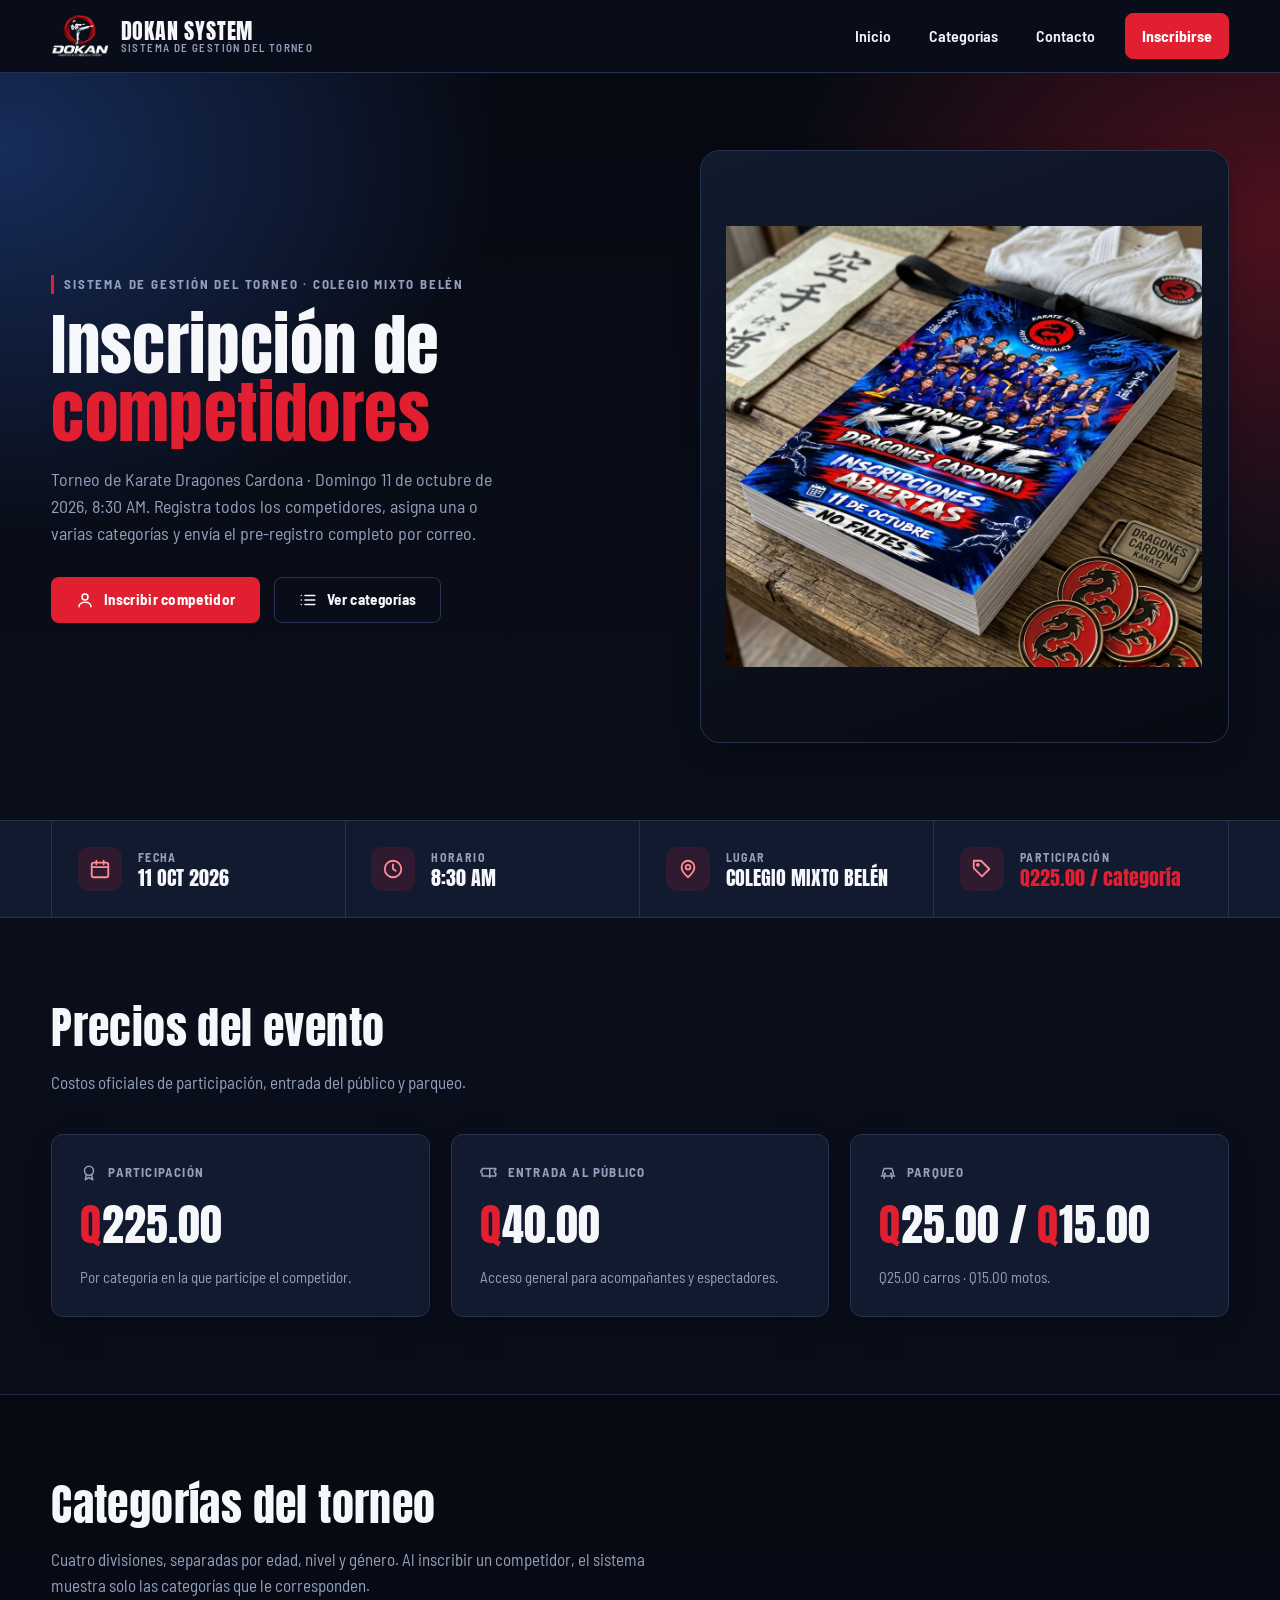
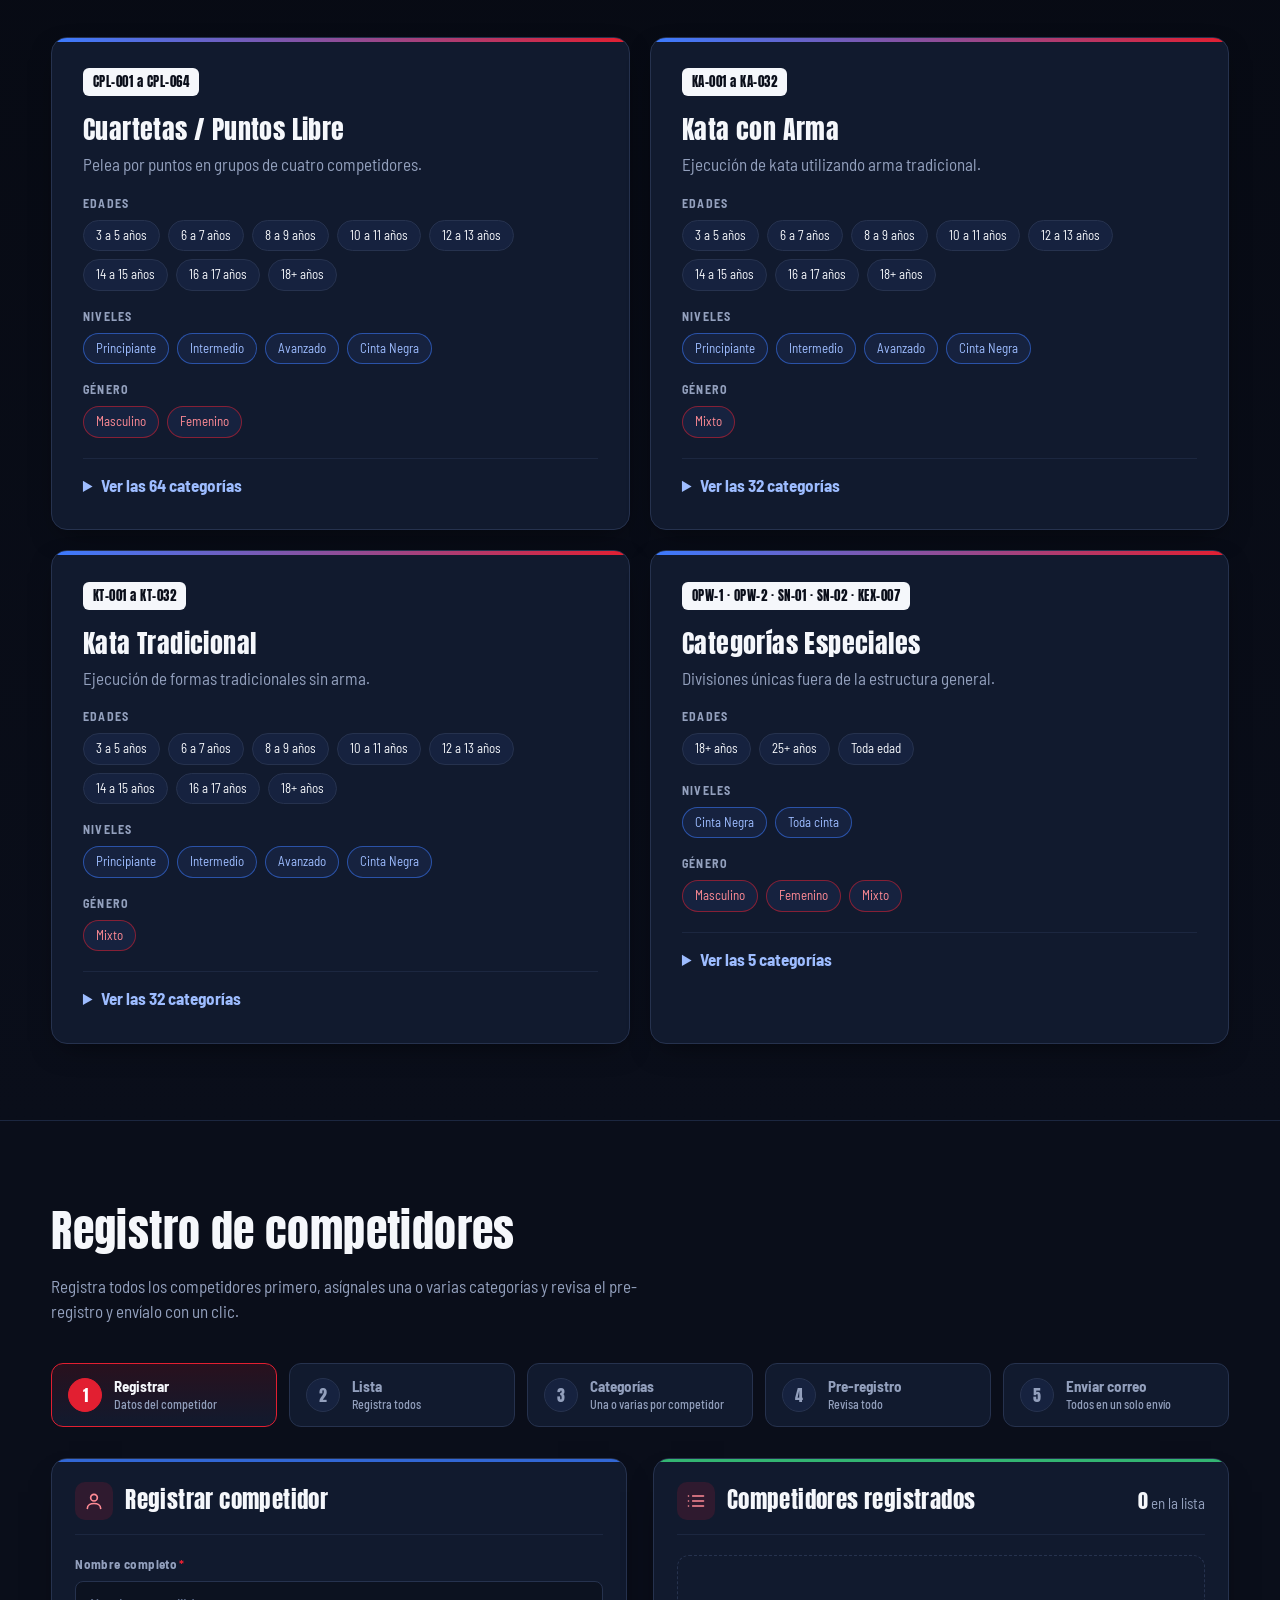
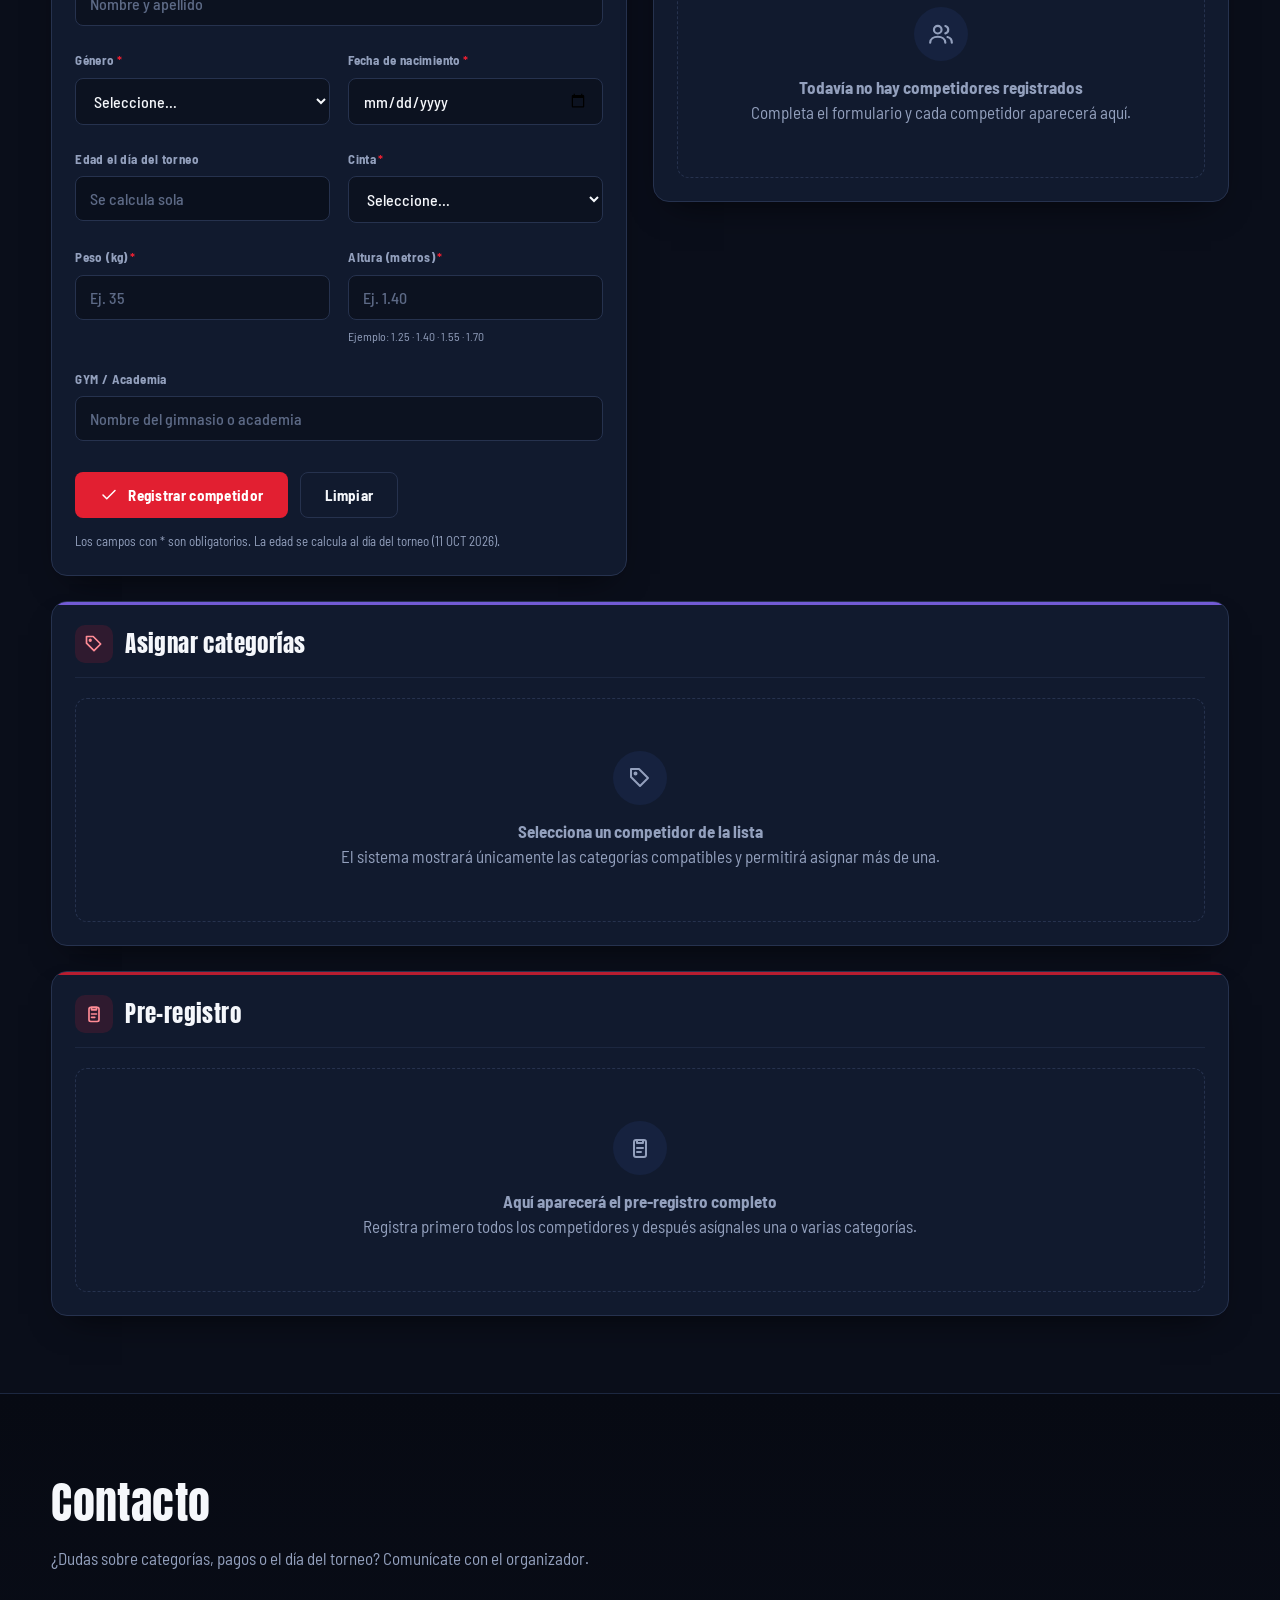
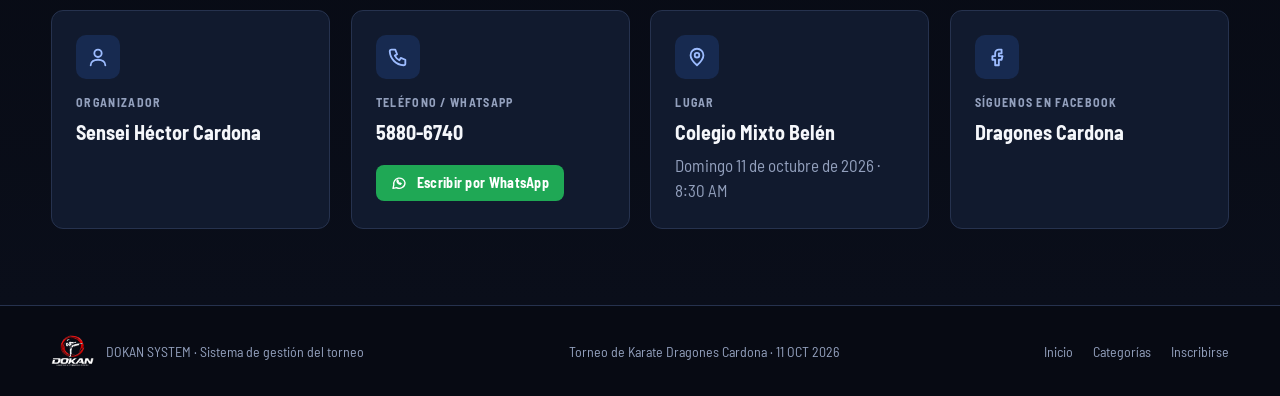
<file: index.html>
<!DOCTYPE html>
<html lang="es">
<head>
<meta charset="UTF-8">
<meta name="viewport" content="width=device-width, initial-scale=1.0">
<title>DOKAN SYSTEM — Inscripción Torneo de Karate Dragones Cardona</title>
<meta name="description" content="Sistema de inscripción del Torneo de Karate Dragones Cardona, 11 de octubre de 2026, Colegio Mixto Belén.">
<link rel="icon" href="assets/LOGIN_LOGO.png">
<link rel="preconnect" href="https://fonts.googleapis.com">
<link rel="preconnect" href="https://fonts.gstatic.com" crossorigin>
<link href="https://fonts.googleapis.com/css2?family=Anton&family=Barlow+Semi+Condensed:wght@400;500;600;700&display=swap" rel="stylesheet">
<link rel="stylesheet" href="css/base.css">
<link rel="stylesheet" href="css/layout.css">
<link rel="stylesheet" href="css/components.css">
</head>
<body data-page="index">
<noscript><p style="padding:24px;text-align:center">Esta página necesita JavaScript activado para funcionar.</p></noscript>

<div id="app-header"></div>

<main>
  <div id="app-hero"></div>
  <div id="app-info"></div>

  <section class="section" id="precios"><div class="wrap" id="app-precios"></div></section>

  <section class="section alt" id="categorias"><div class="wrap" id="app-categorias"></div></section>

  <section class="section" id="inscripcion">
    <div class="wrap">
      <div class="section-head">
        <h2>Registro de competidores</h2>
        <p>Registra todos los competidores primero, asígnales una o varias categorías y revisa el pre-registro y envíalo con un clic.</p>
      </div>
      <div id="app-flow"></div>
      <div class="workflow-grid" id="asignacion">
        <div class="workflow-block" id="bloque-registro"><div id="app-form"></div></div>
        <div class="workflow-block" id="bloque-lista"><div id="app-list"></div></div>
        <div class="workflow-block" id="bloque-categorias"><div id="app-selector"></div></div>
        <div class="workflow-block" id="bloque-preregistro"><div id="app-review"></div></div>
      </div>
    </div>
  </section>

  <section class="section alt" id="contacto"><div class="wrap" id="app-contacto"></div></section>
</main>

<div id="app-footer"></div>

<script src="js/config.js"></script>
<script src="js/data/categories.js"></script>
<script src="js/types/competitor.js"></script>
<script src="js/utils/dom.js"></script>
<script src="js/utils/storage.js"></script>
<script src="js/utils/categoryFilter.js"></script>
<script src="js/utils/validation.js"></script>
<script src="js/utils/whatsapp.js"></script>
<script src="js/utils/email.js"></script>
<script src="js/store.js"></script>
<script src="js/components/Header.js"></script>
<script src="js/components/Hero.js"></script>
<script src="js/components/EventInfo.js"></script>
<script src="js/components/CategoryCard.js"></script>
<script src="js/components/CategoriesSection.js"></script>
<script src="js/components/FlowSteps.js"></script>
<script src="js/components/RegistrationForm.js"></script>
<script src="js/components/CompetitorList.js"></script>
<script src="js/components/CategorySelector.js"></script>
<script src="js/components/WhatsAppButton.js"></script>
<script src="js/components/EmailButton.js"></script>
<script src="js/components/ReviewPanel.js"></script>
<script src="js/components/Contact.js"></script>
<script src="js/components/Footer.js"></script>
<script src="js/app.js"></script>
</body>
</html>
</file>
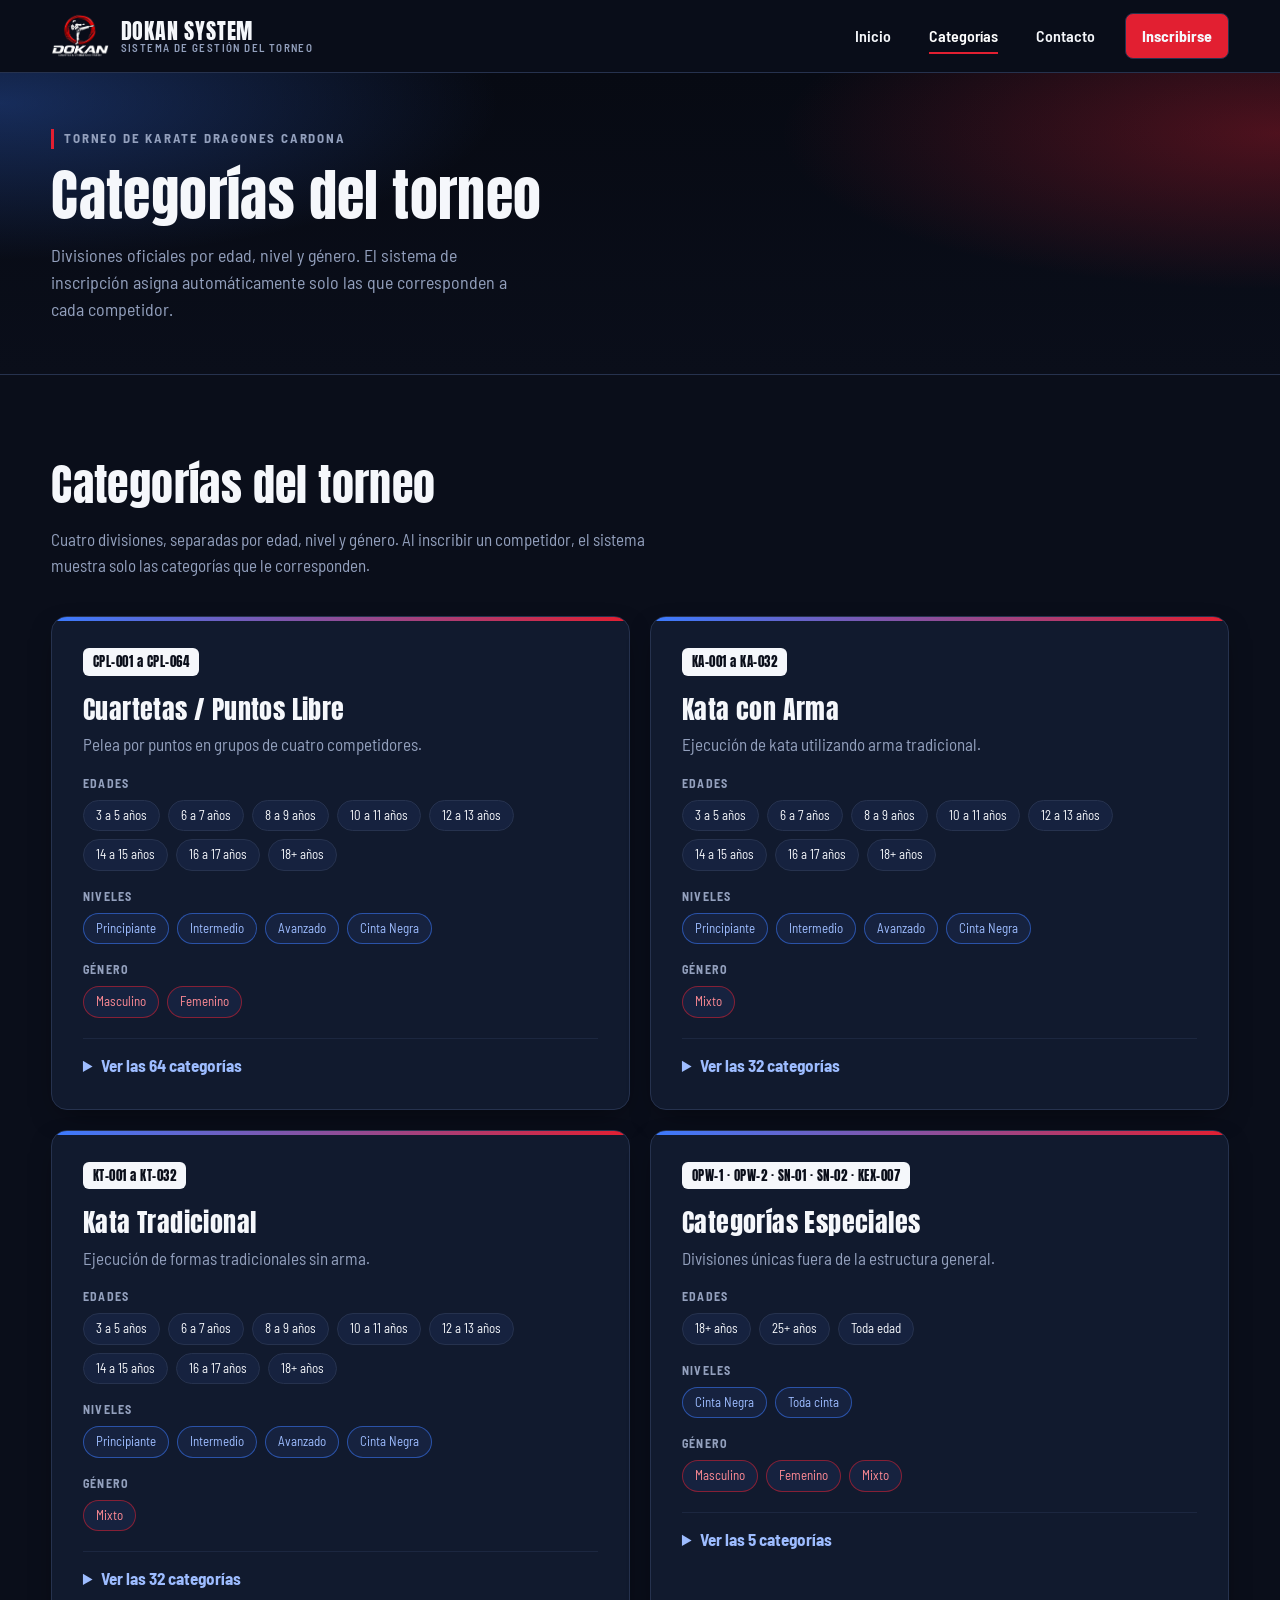
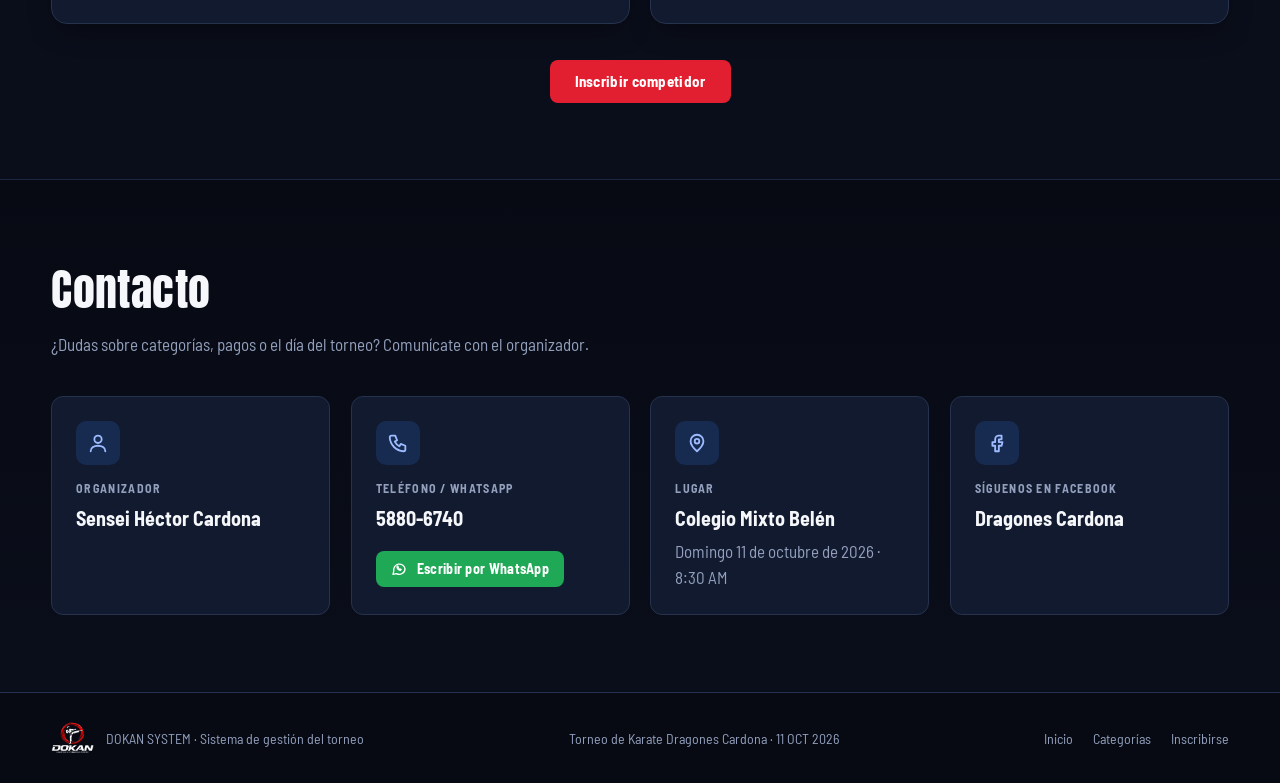
<file: categorias.html>
<!DOCTYPE html>
<html lang="es">
<head>
<meta charset="UTF-8">
<meta name="viewport" content="width=device-width, initial-scale=1.0">
<title>Categorías — DOKAN SYSTEM · Torneo de Karate Dragones Cardona</title>
<meta name="description" content="Categorías oficiales del Torneo de Karate Dragones Cardona.">
<link rel="icon" href="assets/LOGIN_LOGO.png">
<link rel="preconnect" href="https://fonts.googleapis.com">
<link rel="preconnect" href="https://fonts.gstatic.com" crossorigin>
<link href="https://fonts.googleapis.com/css2?family=Anton&family=Barlow+Semi+Condensed:wght@400;500;600;700&display=swap" rel="stylesheet">
<link rel="stylesheet" href="css/base.css">
<link rel="stylesheet" href="css/layout.css">
<link rel="stylesheet" href="css/components.css">
</head>
<body data-page="categorias">
<noscript><p style="padding:24px;text-align:center">Esta página necesita JavaScript activado para funcionar.</p></noscript>

<div id="app-header"></div>

<main>
  <div id="app-hero"></div>

  <section class="section" id="categorias">
    <div class="wrap">
      <div id="app-categorias"></div>
      <p style="margin-top:36px;text-align:center"><a class="btn btn-primary" href="index.html#inscripcion">Inscribir competidor</a></p>
    </div>
  </section>

  <section class="section alt" id="contacto"><div class="wrap" id="app-contacto"></div></section>
</main>

<div id="app-footer"></div>

<script src="js/config.js"></script>
<script src="js/data/categories.js"></script>
<script src="js/types/competitor.js"></script>
<script src="js/utils/dom.js"></script>
<script src="js/utils/storage.js"></script>
<script src="js/utils/categoryFilter.js"></script>
<script src="js/utils/validation.js"></script>
<script src="js/utils/whatsapp.js"></script>
<script src="js/utils/email.js"></script>
<script src="js/store.js"></script>
<script src="js/components/Header.js"></script>
<script src="js/components/Hero.js"></script>
<script src="js/components/EventInfo.js"></script>
<script src="js/components/CategoryCard.js"></script>
<script src="js/components/CategoriesSection.js"></script>
<script src="js/components/FlowSteps.js"></script>
<script src="js/components/RegistrationForm.js"></script>
<script src="js/components/CompetitorList.js"></script>
<script src="js/components/CategorySelector.js"></script>
<script src="js/components/WhatsAppButton.js"></script>
<script src="js/components/EmailButton.js"></script>
<script src="js/components/ReviewPanel.js"></script>
<script src="js/components/Contact.js"></script>
<script src="js/components/Footer.js"></script>
<script src="js/app.js"></script>
</body>
</html>
</file>
<file: css/base.css>
/* =========================================================
   DOKAN SYSTEM — base.css
   Variables, reset, tipografía, botones, formularios
   ========================================================= */

:root {
  --bg: #0a0e1a;
  --bg-deep: #070a13;
  --panel: #111a2e;
  --panel-2: #16223f;
  --line: #26324e;
  --line-soft: #1c2740;
  --red: #e21f31;
  --red-hover: #ff3346;
  --red-soft: rgba(226, 31, 49, 0.14);
  --blue: #3b7bff;
  --blue-soft: rgba(59, 123, 255, 0.16);
  --green: #3ddc84;
  --green-soft: rgba(61, 220, 132, 0.14);
  --amber: #f5b942;
  --white: #f5f7fb;
  --muted: #93a0bd;
  --radius: 12px;
  --radius-sm: 8px;
  --shadow: 0 10px 30px -12px rgba(0, 0, 0, 0.6);
  --pad-x: clamp(16px, 4vw, 80px);
  --maxw: 1760px;
  --nav-h: 72px;
}

* { box-sizing: border-box; }

html { scroll-behavior: smooth; scroll-padding-top: calc(var(--nav-h) + 12px); }

body {
  margin: 0;
  min-height: 100vh;
  background: var(--bg);
  color: var(--white);
  font-family: "Barlow Semi Condensed", "Arial Narrow", Arial, sans-serif;
  font-size: 17px;
  line-height: 1.5;
  overflow-x: clip;
  -webkit-font-smoothing: antialiased;
}

h1, h2, h3, h4 {
  font-family: "Anton", Impact, sans-serif;
  font-weight: 400;
  letter-spacing: 0.4px;
  margin: 0;
  color: var(--white);
}

p { margin: 0; }
a { color: inherit; }
img { max-width: 100%; display: block; }
svg { flex: none; }

.wrap {
  width: 100%;
  max-width: var(--maxw);
  margin-inline: auto;
  padding-inline: var(--pad-x);
}

.sr-only {
  position: absolute; width: 1px; height: 1px; padding: 0; margin: -1px;
  overflow: hidden; clip: rect(0,0,0,0); white-space: nowrap; border: 0;
}

:focus-visible {
  outline: 2px solid var(--blue);
  outline-offset: 2px;
}

/* ---------- Botones ---------- */
.btn {
  display: inline-flex;
  align-items: center;
  justify-content: center;
  gap: 10px;
  padding: 13px 24px;
  border-radius: var(--radius-sm);
  border: 1px solid transparent;
  font: 700 15px/1 "Barlow Semi Condensed", sans-serif;
  letter-spacing: 0.3px;
  text-decoration: none;
  cursor: pointer;
  transition: background-color .18s ease, border-color .18s ease, transform .18s ease, opacity .18s ease;
  max-width: 100%;
}
.btn:active { transform: translateY(1px); }
.btn-primary { background: var(--red); color: #fff; }
.btn-primary:hover { background: var(--red-hover); }
.btn-outline { background: transparent; color: var(--white); border-color: var(--line); }
.btn-outline:hover { border-color: var(--blue); background: var(--blue-soft); }
.btn-ghost { background: transparent; color: var(--muted); border-color: transparent; padding-inline: 12px; }
.btn-ghost:hover { color: var(--white); background: rgba(255,255,255,.05); }
.btn-whatsapp { background: #1fa855; color: #fff; }
.btn-whatsapp:hover { background: #25c261; }
.btn-sm { padding: 9px 14px; font-size: 14px; }
.btn[disabled], .btn[aria-disabled="true"] { opacity: .45; cursor: not-allowed; pointer-events: none; }

/* ---------- Formularios ---------- */
.field { display: flex; flex-direction: column; gap: 7px; min-width: 0; }
.field label { font-size: 13px; font-weight: 700; letter-spacing: .4px; color: var(--muted); }
.field label .req { color: var(--red); margin-left: 2px; }
.field input,
.field select {
  width: 100%;
  background: #0c1220;
  border: 1px solid var(--line);
  color: var(--white);
  padding: 12px 14px;
  border-radius: var(--radius-sm);
  font: 500 16px "Barlow Semi Condensed", sans-serif;
  transition: border-color .18s ease, box-shadow .18s ease;
}
.field input::placeholder { color: #5d6a86; }
.field input:focus,
.field select:focus { outline: none; border-color: var(--blue); box-shadow: 0 0 0 3px var(--blue-soft); }
.field input[readonly] { color: var(--muted); background: #0a101d; }
.field input[aria-invalid="true"],
.field select[aria-invalid="true"] { border-color: var(--red); box-shadow: 0 0 0 3px var(--red-soft); }
.field .err { min-height: 0; margin: 0; font-size: 13px; color: #ff7b87; }
.field .hint { font-size: 12px; color: var(--muted); }

/* ---------- Badges / chips ---------- */
.badge {
  display: inline-flex; align-items: center; gap: 6px;
  padding: 4px 10px; border-radius: 999px;
  font-size: 12px; font-weight: 700; letter-spacing: .3px;
  border: 1px solid var(--line); color: var(--muted); background: var(--panel-2);
  white-space: nowrap;
}
.badge-red   { color: #ff8b95; border-color: rgba(226,31,49,.5); background: var(--red-soft); }
.badge-blue  { color: #9dbcff; border-color: rgba(59,123,255,.5); background: var(--blue-soft); }
.badge-green { color: var(--green); border-color: rgba(61,220,132,.45); background: var(--green-soft); }

.chip {
  display: inline-block; padding: 5px 12px; border-radius: 999px;
  font-size: 13px; background: var(--panel-2); border: 1px solid var(--line); color: var(--white);
}
.chip.red { border-color: rgba(226,31,49,.55); color: #ff8b95; }
.chip.blue { border-color: rgba(59,123,255,.55); color: #9dbcff; }

/* ---------- Mensajes ---------- */
.toast {
  position: fixed; left: 50%; bottom: 24px; transform: translate(-50%, 20px);
  z-index: 100; max-width: min(92vw, 520px);
  padding: 14px 20px; border-radius: var(--radius-sm);
  background: var(--panel-2); border: 1px solid var(--line); box-shadow: var(--shadow);
  font-weight: 600; opacity: 0; pointer-events: none;
  transition: opacity .22s ease, transform .22s ease;
}
.toast.show { opacity: 1; transform: translate(-50%, 0); }
.toast.ok { border-color: rgba(61,220,132,.6); }
.toast.error { border-color: rgba(226,31,49,.7); }

@media (prefers-reduced-motion: reduce) {
  html { scroll-behavior: auto; }
  *, *::before, *::after { transition-duration: .01ms !important; animation-duration: .01ms !important; }
}

/* ---------- NAV ACTIVA / CTA ---------- */
.nav-links a.nav-cta {
  background: transparent;
  border: 1px solid var(--line);
  color: var(--white);
}
.nav-links a.nav-cta:hover {
  background: rgba(255,255,255,.06);
  border-color: var(--blue);
}
.nav-links a.nav-cta.active {
  background: var(--red);
  border-color: var(--red);
  color: #fff;
}
.nav-links a.nav-cta.active:hover { background: var(--red-hover); border-color: var(--red-hover); }

.btn:disabled { opacity: .48; cursor: not-allowed; transform: none; }
.btn.is-loading { position: relative; pointer-events: none; }
.btn.is-loading::after {
  content: ""; width: 14px; height: 14px; border: 2px solid currentColor; border-right-color: transparent;
  border-radius: 50%; animation: dokan-spin .7s linear infinite;
}
@keyframes dokan-spin { to { transform: rotate(360deg); } }
</file>
<file: css/layout.css>
/* =========================================================
   DOKAN SYSTEM — layout.css
   Estructura de página a ancho completo
   ========================================================= */

/* ---------- NAV ---------- */
.nav {
  position: sticky; top: 0; z-index: 60;
  background: rgba(10, 14, 26, .94);
  backdrop-filter: blur(8px);
  border-bottom: 1px solid var(--line);
}
.nav-inner {
  display: flex; align-items: center; justify-content: space-between;
  height: var(--nav-h);
  gap: 16px;
}
.nav-brand { display: flex; align-items: center; gap: 12px; text-decoration: none; min-width: 0; }
.nav-brand img { height: 46px; width: auto; max-width: 120px; object-fit: contain; }
.nav-brand .brand-text { display: flex; flex-direction: column; line-height: 1.05; min-width: 0; }
.nav-brand .brand-name { font-family: "Anton", Impact, sans-serif; font-size: 22px; letter-spacing: .8px; white-space: nowrap; }
.nav-brand .brand-sub { font-size: 11px; font-weight: 600; letter-spacing: 1.4px; color: var(--muted); white-space: nowrap; }

.nav-links { display: flex; align-items: center; gap: 6px; }
.nav-links a {
  text-decoration: none; font-weight: 600; font-size: 16px;
  padding: 10px 16px; border-radius: var(--radius-sm);
  color: var(--white); position: relative;
  transition: background-color .18s ease, color .18s ease;
}
.nav-links a:hover { background: rgba(255,255,255,.06); }
.nav-links a.active { color: #fff; }
.nav-links a.active::after {
  content: ""; position: absolute; left: 16px; right: 16px; bottom: 4px; height: 2px; background: var(--red);
}
.nav-links a.nav-cta { background: var(--red); margin-left: 8px; font-weight: 700; }
.nav-links a.nav-cta:hover { background: var(--red-hover); }
.nav-links a.nav-cta.active::after { display: none; }

.nav-toggle {
  display: none; width: 46px; height: 46px; border-radius: var(--radius-sm);
  background: transparent; border: 1px solid var(--line); color: var(--white); cursor: pointer;
  align-items: center; justify-content: center;
}
.nav-toggle:hover { border-color: var(--blue); }

/* ---------- HERO ---------- */
.hero {
  position: relative; overflow: hidden;
  padding: clamp(40px, 6vw, 88px) 0;
  background:
    radial-gradient(ellipse 60% 80% at 0% 10%, rgba(59,123,255,.30), transparent 65%),
    radial-gradient(ellipse 60% 80% at 100% 20%, rgba(226,31,49,.32), transparent 65%),
    linear-gradient(180deg, var(--bg-deep), var(--bg));
  border-bottom: 1px solid var(--line);
}
.hero-grid {
  display: grid; grid-template-columns: minmax(0, 1.05fr) minmax(0, .95fr);
  gap: clamp(28px, 5vw, 96px); align-items: center;
}
.eyebrow {
  display: inline-block; font-size: 13px; font-weight: 700; letter-spacing: 1.8px; color: var(--muted);
  border-left: 3px solid var(--red); padding-left: 10px; margin-bottom: 18px;
}
.hero h1 { font-size: clamp(36px, 5.2vw, 76px); line-height: 1.02; }
.hero h1 .accent { color: var(--red); }
.hero-sub { margin-top: 18px; color: var(--muted); font-size: clamp(17px, 1.4vw, 20px); max-width: 52ch; }
.hero-actions { margin-top: 30px; display: flex; gap: 14px; flex-wrap: wrap; }
.hero-logo {
  display: grid; place-items: center;
  padding: clamp(14px, 2vw, 28px);
  background: linear-gradient(160deg, var(--panel), var(--bg-deep));
  border: 1px solid var(--line); border-radius: 20px; box-shadow: var(--shadow);
}
.hero-logo img {
  width: 100%; max-width: 620px; max-height: 60vh; object-fit: contain; border-radius: 12px;
}

/* ---------- FRANJA DE DATOS ---------- */
.info-strip { background: var(--panel); border-bottom: 1px solid var(--line); }
.info-grid { display: grid; grid-template-columns: repeat(4, minmax(0, 1fr)); }
.info-item {
  display: flex; align-items: center; gap: 16px;
  padding: 26px clamp(14px, 2vw, 32px);
  border-right: 1px solid var(--line);
}
.info-item:first-child { border-left: 1px solid var(--line); }
.info-item .ico {
  width: 44px; height: 44px; border-radius: 10px; display: grid; place-items: center;
  background: var(--red-soft); color: #ff8b95; flex: none;
}
.info-item .label { font-size: 12px; letter-spacing: 1.4px; color: var(--muted); font-weight: 700; }
.info-item .value { font-family: "Anton", Impact, sans-serif; font-size: clamp(18px, 1.6vw, 24px); line-height: 1.15; }
.info-item .value.red { color: var(--red); }

/* ---------- SECCIONES ---------- */
.section { padding: clamp(44px, 6vw, 88px) 0; }
.section + .section { border-top: 1px solid var(--line-soft); }
.section.alt { background: linear-gradient(180deg, var(--bg-deep), var(--bg)); }
.section-head { margin-bottom: clamp(24px, 3vw, 44px); max-width: 70ch; }
.section-head h2 { font-size: clamp(28px, 3.4vw, 44px); }
.section-head p { color: var(--muted); margin-top: 10px; }

.price-grid { display: grid; grid-template-columns: repeat(3, minmax(0, 1fr)); gap: clamp(14px, 1.6vw, 24px); }
.price-card {
  background: var(--panel); border: 1px solid var(--line); border-radius: var(--radius);
  padding: clamp(20px, 2.2vw, 32px); box-shadow: var(--shadow);
  transition: border-color .2s ease;
}
.price-card:hover { border-color: rgba(226,31,49,.6); }
.price-card .tag { display: flex; align-items: center; gap: 10px; font-size: 13px; font-weight: 700; letter-spacing: 1.2px; color: var(--muted); }
.price-card .amount { font-family: "Anton", Impact, sans-serif; font-size: clamp(34px, 3.4vw, 50px); margin-top: 10px; }
.price-card .amount span { color: var(--red); }
.price-card .note { margin-top: 8px; color: var(--muted); font-size: 15px; }

/* ---------- CATEGORÍAS (resumen) ---------- */
.cat-grid { display: grid; grid-template-columns: repeat(2, minmax(0, 1fr)); gap: clamp(14px, 1.6vw, 24px); }

/* ---------- INSCRIPCIÓN ---------- */
.workflow-grid {
  display: grid;
  grid-template-columns: repeat(2, minmax(0, 1fr));
  gap: clamp(18px, 2vw, 28px);
  align-items: start;
}
/* Categorías y pre-registro ocupan todo el ancho, uno debajo del otro */
#bloque-categorias, #bloque-preregistro { grid-column: 1 / -1; }
.workflow-block { min-width: 0; display: flex; }
.workflow-block > div { width: 100%; }
.workflow-block .panel { height: auto; }

/* ---------- CONTACTO ---------- */
.contact-grid { display: grid; grid-template-columns: repeat(4, minmax(0, 1fr)); gap: clamp(14px, 1.6vw, 24px); }
.contact-card {
  background: var(--panel); border: 1px solid var(--line); border-radius: var(--radius);
  padding: 24px; display: flex; flex-direction: column; gap: 6px; min-width: 0;
}
.contact-card .ico { width: 44px; height: 44px; border-radius: 10px; background: var(--blue-soft); color: #9dbcff; display: grid; place-items: center; margin-bottom: 8px; }
.contact-card .k { font-size: 12px; letter-spacing: 1.3px; font-weight: 700; color: var(--muted); }
.contact-card .v { font-size: 20px; font-weight: 700; overflow-wrap: anywhere; }
.contact-card .btn { margin-top: 12px; align-self: flex-start; }

/* ---------- FOOTER ---------- */
.footer { background: var(--bg-deep); border-top: 1px solid var(--line); padding: 28px 0; }
.footer-inner { display: flex; align-items: center; justify-content: space-between; gap: 16px; flex-wrap: wrap; color: var(--muted); font-size: 14px; }
.footer-brand { display: flex; align-items: center; gap: 12px; }
.footer-brand img { height: 34px; width: auto; object-fit: contain; }
.footer-links { display: flex; gap: 20px; flex-wrap: wrap; }
.footer-links a { text-decoration: none; }
.footer-links a:hover { color: var(--white); }

/* ---------- RESPONSIVE ---------- */
@media (max-width: 1180px) {
  .workflow-grid { grid-template-columns: 1fr; }
  .contact-grid { grid-template-columns: repeat(2, minmax(0, 1fr)); }
  .info-grid { grid-template-columns: repeat(2, minmax(0, 1fr)); }
  .info-item:nth-child(2) { border-right: 0; }
  .info-item:nth-child(-n+2) { border-bottom: 1px solid var(--line); }
  .info-item:first-child { border-left: 0; }
  .info-item:nth-child(3) { border-left: 0; }
}

@media (max-width: 900px) {
  :root { --nav-h: 64px; }
  .nav-toggle { display: inline-flex; }
  .nav-links {
    position: absolute; top: var(--nav-h); left: 0; right: 0;
    flex-direction: column; align-items: stretch; gap: 4px;
    padding: 12px var(--pad-x) 18px;
    background: rgba(10, 14, 26, .98); border-bottom: 1px solid var(--line);
    display: none;
  }
  .nav-links.open { display: flex; }
  .nav-links a { padding: 14px 12px; }
  .nav-links a.active::after { left: 12px; right: auto; width: 32px; bottom: 6px; }
  .nav-links a.nav-cta { margin: 6px 0 0; text-align: center; }
  .hero-grid { grid-template-columns: 1fr; }
  .hero-logo { order: -1; }
  .hero-logo img { max-height: 320px; }
  .price-grid, .cat-grid { grid-template-columns: 1fr; }
}

@media (max-width: 560px) {
  body { font-size: 16px; }
  .nav-brand img { height: 38px; }
  .nav-brand .brand-name { font-size: 19px; }
  .nav-brand .brand-sub { display: none; }
  .info-grid, .contact-grid { grid-template-columns: 1fr; }
  .info-item { border-right: 0; border-left: 0 !important; border-bottom: 1px solid var(--line); padding: 18px 4px; }
  .info-item:last-child { border-bottom: 0; }
  .hero-actions .btn { flex: 1 1 100%; }
  .footer-inner { flex-direction: column; align-items: flex-start; }
}
</file>
<file: css/components.css>
/* =========================================================
   DOKAN SYSTEM — components.css
   Flujo, formulario, lista, selector de categorías, revisión
   ========================================================= */

.panel {
  background: var(--panel); border: 1px solid var(--line);
  border-radius: 16px; box-shadow: var(--shadow);
  padding: clamp(16px, 1.8vw, 26px); min-width: 0;
  position: relative; overflow: hidden;
}
.panel::before {
  content: ""; position: absolute; left: 0; top: 0; width: 100%; height: 3px;
  background: linear-gradient(90deg, var(--blue), var(--red)); opacity: .8;
}
.workflow-block:nth-child(1) .panel::before { background: var(--blue); }
.workflow-block:nth-child(2) .panel::before { background: var(--green); }
.workflow-block:nth-child(3) .panel::before { background: #8b6cff; }
.workflow-block:nth-child(4) .panel::before { background: var(--red); }
.panel-head { display: flex; align-items: center; justify-content: space-between; gap: 12px; flex-wrap: wrap; margin-bottom: 20px; }
.panel-head h3 { font-size: clamp(20px, 1.8vw, 26px); display: flex; align-items: center; gap: 12px; }
.panel-head h3 .ico { width: 38px; height: 38px; border-radius: 10px; display: grid; place-items: center; background: var(--red-soft); color: #ff8b95; }
.panel-head .count { color: var(--muted); font-size: 15px; }
.panel-head .count b { color: var(--white); font-family: "Anton", Impact, sans-serif; font-size: 20px; font-weight: 400; }

/* ---------- FLUJO POR PASOS ---------- */
.flow {
  list-style: none; margin: 0 0 clamp(20px, 2.4vw, 36px); padding: 0;
  display: grid; grid-template-columns: repeat(5, minmax(0, 1fr)); gap: 12px;
  counter-reset: paso;
}
.flow li {
  position: relative; display: flex; align-items: center; gap: 12px;
  padding: 14px 16px; border-radius: var(--radius);
  background: var(--panel); border: 1px solid var(--line);
  color: var(--muted); transition: border-color .2s ease, background-color .2s ease, color .2s ease;
  min-width: 0;
}
.flow li .num {
  flex: none; width: 34px; height: 34px; border-radius: 50%;
  display: grid; place-items: center;
  font-family: "Anton", Impact, sans-serif; font-size: 16px;
  background: var(--panel-2); border: 1px solid var(--line);
}
.flow li .txt { font-weight: 700; font-size: 15px; line-height: 1.15; }
.flow li .txt small { display: block; font-weight: 500; font-size: 12px; color: var(--muted); margin-top: 2px; }
.flow li.done { color: var(--white); border-color: rgba(61,220,132,.45); }
.flow li.done .num { background: var(--green-soft); border-color: rgba(61,220,132,.5); color: var(--green); }
.flow li.active { color: var(--white); border-color: var(--red); background: linear-gradient(180deg, var(--red-soft), var(--panel)); }
.flow li.active .num { background: var(--red); border-color: var(--red); color: #fff; }

/* ---------- BLOQUES INDEPENDIENTES DEL FLUJO ---------- */
.workflow-block .panel {
  box-shadow: 0 16px 34px -18px rgba(0,0,0,.75);
}
.workflow-block .panel-head {
  padding-bottom: 14px;
  border-bottom: 1px solid var(--line-soft);
}

/* ---------- FORMULARIO ---------- */
.form-grid { display: grid; grid-template-columns: repeat(2, minmax(0, 1fr)); gap: 18px; }
.form-grid .full { grid-column: 1 / -1; }
.form-actions { margin-top: 24px; display: flex; gap: 12px; flex-wrap: wrap; }
.form-note { margin-top: 14px; font-size: 13px; color: var(--muted); }

/* ---------- LISTA DE COMPETIDORES ---------- */
.comp-list { display: grid; grid-template-columns: repeat(auto-fill, minmax(min(100%, 320px), 1fr)); gap: 14px; }
.comp-card {
  background: var(--panel-2); border: 1px solid var(--line); border-radius: var(--radius);
  padding: 18px; cursor: pointer; display: flex; flex-direction: column; gap: 12px; min-width: 0;
  transition: border-color .18s ease, background-color .18s ease, transform .18s ease;
}
.comp-card:hover { border-color: #3a4b73; }
.comp-card.selected { border-color: var(--red); background: linear-gradient(180deg, var(--red-soft), var(--panel-2)); }
.comp-top { display: flex; align-items: flex-start; justify-content: space-between; gap: 10px; }
.comp-top h4 { font-size: 20px; line-height: 1.15; overflow-wrap: anywhere; }
.comp-meta { display: flex; gap: 8px; flex-wrap: wrap; }
.comp-data { display: grid; grid-template-columns: repeat(2, minmax(0, 1fr)); gap: 8px 14px; margin: 0; }
.comp-data div { min-width: 0; }
.comp-data dt { font-size: 11px; letter-spacing: 1.1px; color: var(--muted); font-weight: 700; }
.comp-data dd { margin: 0; font-weight: 600; overflow-wrap: anywhere; }
.comp-cats { display: flex; gap: 6px; flex-wrap: wrap; min-height: 28px; align-items: center; }
.comp-cats .none { font-size: 14px; color: var(--muted); }
.comp-actions { display: flex; gap: 8px; margin-top: auto; flex-wrap: wrap; }
.comp-actions .btn { flex: 1 1 auto; }
.empty {
  border: 1px dashed var(--line); border-radius: var(--radius);
  padding: clamp(28px, 4vw, 56px) 20px; text-align: center; color: var(--muted);
}
.empty .ico { width: 54px; height: 54px; border-radius: 50%; margin: 0 auto 14px; display: grid; place-items: center; background: var(--panel-2); color: var(--muted); }
.list-actions { margin-top: 18px; display: flex; gap: 10px; flex-wrap: wrap; justify-content: space-between; }

/* ---------- ASIGNACIÓN DE CATEGORÍA + REVISIÓN ---------- */
.assign-grid { display: grid; grid-template-columns: minmax(0, 7fr) minmax(320px, 5fr); gap: clamp(16px, 2vw, 32px); align-items: start; }
.who {
  display: flex; flex-wrap: wrap; gap: 8px; align-items: center;
  padding: 14px 16px; border-radius: var(--radius); background: var(--panel-2); border: 1px solid var(--line);
  margin-bottom: 18px;
}
.who strong { font-family: "Anton", Impact, sans-serif; font-weight: 400; font-size: 20px; margin-right: 6px; }
.filter-note { font-size: 14px; color: var(--muted); margin: 0 0 16px; display: flex; gap: 8px; align-items: flex-start; }
.filter-note svg { color: var(--blue); margin-top: 2px; }

.tabs { display: flex; gap: 8px; flex-wrap: wrap; margin-bottom: 16px; }
.tab {
  display: inline-flex; align-items: center; gap: 8px;
  padding: 10px 14px; border-radius: 999px; cursor: pointer;
  background: transparent; border: 1px solid var(--line); color: var(--white);
  font: 600 14px "Barlow Semi Condensed", sans-serif;
  transition: border-color .18s ease, background-color .18s ease;
}
.tab:hover { border-color: var(--blue); }
.tab[aria-selected="true"] { background: var(--red); border-color: var(--red); }
.tab .n { font-size: 12px; padding: 1px 8px; border-radius: 999px; background: rgba(255,255,255,.14); }
.tab.has-cat .n { background: var(--green-soft); color: var(--green); }
.tab[aria-selected="true"].has-cat .n { background: rgba(255,255,255,.22); color: #fff; }

.opt-list { display: grid; grid-template-columns: repeat(auto-fill, minmax(min(100%, 260px), 1fr)); gap: 12px; max-height: 520px; overflow: auto; padding: 2px; }
.opt {
  text-align: left; cursor: pointer; width: 100%;
  background: var(--panel-2); border: 1px solid var(--line); border-radius: var(--radius);
  padding: 14px 16px; color: var(--white); font-family: inherit;
  display: flex; flex-direction: column; gap: 8px;
  transition: border-color .18s ease, background-color .18s ease;
}
.opt:hover { border-color: #3a4b73; }
.opt[aria-checked="true"] { border-color: var(--red); background: linear-gradient(180deg, var(--red-soft), var(--panel-2)); }
.opt .code { font-family: "Anton", Impact, sans-serif; font-size: 14px; letter-spacing: .6px; color: #ff8b95; }
.opt .name { font-weight: 700; line-height: 1.2; }
.opt .tags { display: flex; gap: 6px; flex-wrap: wrap; }
.opt .tags .chip { font-size: 12px; padding: 3px 10px; }
.assigned { display: flex; gap: 8px; flex-wrap: wrap; margin-top: 18px; }
.assigned .badge button {
  background: none; border: 0; color: inherit; cursor: pointer; padding: 0; display: inline-flex;
}
.assigned .badge button:hover { color: #fff; }
.assign-actions { margin-top: 18px; display: flex; gap: 10px; flex-wrap: wrap; }

.review-rows { margin: 0 0 18px; display: grid; gap: 0; }
.review-rows div { display: flex; justify-content: space-between; gap: 16px; padding: 10px 0; border-bottom: 1px solid var(--line-soft); }
.review-rows dt { color: var(--muted); font-size: 14px; }
.review-rows dd { margin: 0; font-weight: 700; text-align: right; overflow-wrap: anywhere; }
.review-total { display: flex; justify-content: space-between; align-items: baseline; padding: 14px 16px; margin-bottom: 18px; border-radius: var(--radius); background: var(--panel-2); border: 1px solid var(--line); }
.review-total b { font-family: "Anton", Impact, sans-serif; font-weight: 400; font-size: 26px; color: var(--red); }
.problems { margin: 0 0 16px; padding: 12px 16px 12px 34px; border-radius: var(--radius); background: var(--red-soft); border: 1px solid rgba(226,31,49,.5); color: #ffb3ba; font-size: 14px; }
.problems li + li { margin-top: 4px; }
.ok-box { display: flex; gap: 10px; align-items: center; margin: 0 0 16px; padding: 12px 16px; border-radius: var(--radius); background: var(--green-soft); border: 1px solid rgba(61,220,132,.45); color: var(--green); font-weight: 600; }
details.preview { margin-bottom: 18px; }
details.preview summary { cursor: pointer; color: var(--muted); font-size: 14px; font-weight: 600; }
details.preview pre {
  margin: 10px 0 0; padding: 14px; background: #0a101d; border: 1px solid var(--line); border-radius: var(--radius-sm);
  white-space: pre-wrap; overflow-wrap: anywhere; font: 14px/1.5 "Barlow Semi Condensed", monospace; color: #cfd8ee;
}

/* ---------- TARJETAS DE CATEGORÍAS (resumen) ---------- */
.cat-card {
  position: relative; overflow: hidden; min-width: 0;
  background: var(--panel); border: 1px solid var(--line); border-radius: 16px;
  padding: clamp(20px, 2.4vw, 32px); box-shadow: var(--shadow);
}
.cat-card::before { content: ""; position: absolute; inset: 0 0 auto 0; height: 4px; background: linear-gradient(90deg, var(--blue), var(--red)); }
.cat-card .code-range {
  display: inline-block; padding: 4px 10px; border-radius: 6px; margin-bottom: 14px;
  font-family: "Anton", Impact, sans-serif; font-size: 13px; letter-spacing: .5px; color: var(--bg); background: var(--white);
}
.cat-card h3 { font-size: clamp(22px, 2vw, 30px); }
.cat-card .sub { color: var(--muted); margin: 4px 0 6px; }
.cat-block { margin-top: 16px; }
.cat-block .k { font-size: 12px; font-weight: 700; letter-spacing: 1.2px; color: var(--muted); margin-bottom: 8px; }
.chip-row { display: flex; flex-wrap: wrap; gap: 8px; }
.cat-card details { margin-top: 20px; border-top: 1px solid var(--line-soft); padding-top: 14px; }
.cat-card summary { cursor: pointer; font-weight: 700; color: #9dbcff; }
.cat-card summary:hover { color: #fff; }
.cat-full { list-style: none; margin: 12px 0 0; padding: 0; display: grid; grid-template-columns: repeat(auto-fill, minmax(min(100%, 300px), 1fr)); gap: 6px 18px; max-height: 320px; overflow: auto; font-size: 14px; }
.cat-full li { display: flex; gap: 10px; padding: 4px 0; border-bottom: 1px solid var(--line-soft); color: #cfd8ee; }
.cat-full li b { font-family: "Anton", Impact, sans-serif; font-weight: 400; color: #ff8b95; flex: none; }

/* ---------- RESPONSIVE ---------- */
@media (max-width: 1180px) {
  .assign-grid { grid-template-columns: 1fr; }
  .flow { grid-template-columns: repeat(3, minmax(0, 1fr)); }
}
@media (max-width: 700px) {
  .flow { grid-template-columns: 1fr; gap: 8px; }
  .form-grid { grid-template-columns: 1fr; }
  .comp-actions .btn, .assign-actions .btn, .form-actions .btn, .list-actions .btn { flex: 1 1 100%; }
  .opt-list { max-height: none; }
}

/* ---------- PRE-REGISTRO COMPLETO ---------- */
.comp-summary {
  display: flex; justify-content: space-between; gap: 12px; flex-wrap: wrap;
  padding: 10px 14px; margin-bottom: 14px; border-radius: var(--radius-sm);
  background: var(--panel-2); border: 1px solid var(--line); color: var(--muted); font-size: 14px;
}
.comp-summary span { display: inline-flex; align-items: center; gap: 7px; }
.assigned-block { margin-top: 18px; padding-top: 16px; border-top: 1px solid var(--line-soft); }
.assigned-title { color: var(--muted); font-size: 12px; font-weight: 700; letter-spacing: 1.1px; margin-bottom: 8px; }
.assigned-block .btn { margin-top: 10px; }

.pre-summary {
  display: grid; grid-template-columns: minmax(0, 1fr) auto auto; gap: 14px; align-items: center;
  padding: 16px; margin-bottom: 18px; border-radius: var(--radius); border: 1px solid var(--line);
  background: var(--panel-2);
}
.pre-summary.ready { border-color: rgba(61,220,132,.45); background: var(--green-soft); }
.pre-summary.warning { border-color: rgba(226,31,49,.45); background: var(--red-soft); }
.pre-summary > div { display: flex; flex-direction: column; gap: 2px; }
.pre-summary > div:not(:first-child) { min-width: 90px; padding-left: 16px; border-left: 1px solid var(--line); }
.pre-summary strong { font-size: 18px; }
.pre-summary span { color: var(--muted); font-size: 13px; }
.pre-summary b { font-family: "Anton", Impact, sans-serif; font-size: 24px; font-weight: 400; }
.pre-list { display: grid; gap: 12px; }
.pre-card {
  background: var(--panel-2); border: 1px solid var(--line); border-radius: var(--radius);
  padding: 16px; min-width: 0;
}
.pre-card.has-problem { border-color: rgba(226,31,49,.5); }
.pre-card-head { display: flex; justify-content: space-between; gap: 12px; align-items: flex-start; }
.pre-card-head h4 { font-size: 21px; margin-top: 2px; overflow-wrap: anywhere; }
.pre-number { color: var(--muted); font-size: 12px; font-weight: 700; letter-spacing: 1px; }
.pre-data { display: grid; grid-template-columns: repeat(3, minmax(0, 1fr)); gap: 8px; margin-top: 14px; }
.pre-data span { display: flex; flex-direction: column; gap: 2px; padding: 8px 10px; border-radius: 8px; background: rgba(255,255,255,.025); }
.pre-data b, .pre-cats > b { color: var(--muted); font-size: 11px; letter-spacing: 1px; }
.pre-cats { margin-top: 12px; display: grid; gap: 7px; }
.pre-cats .chip-row { gap: 6px; }
.pre-card-foot { display: flex; align-items: center; justify-content: space-between; gap: 12px; flex-wrap: wrap; margin-top: 14px; padding-top: 12px; border-top: 1px solid var(--line-soft); color: var(--muted); font-size: 13px; }
.pre-card-foot .btn { margin-left: auto; }
.pre-send { margin-top: 18px; display: flex; justify-content: space-between; gap: 16px; align-items: center; flex-wrap: wrap; padding-top: 16px; border-top: 1px solid var(--line); }
.pre-send .form-note { margin: 0; }
.pre-send .form-note strong { color: var(--white); }

@media (max-width: 700px) {
  .pre-summary { grid-template-columns: 1fr 1fr; }
  .pre-summary > div:first-child { grid-column: 1 / -1; }
  .pre-summary > div:not(:first-child) { padding-left: 10px; }
  .pre-data { grid-template-columns: repeat(2, minmax(0, 1fr)); }
  .pre-card-foot .btn { margin-left: 0; width: 100%; }
}

/* ---------- VERSIÓN COMPACTA (menos scroll) ---------- */
.comp-list { grid-template-columns: 1fr; gap: 10px; max-height: 460px; overflow: auto; padding-right: 4px; }
.comp-card.compact { padding: 12px 14px; gap: 6px; }
.comp-card.compact .comp-top h4 { font-size: 17px; }
.comp-line { margin: 0; font-size: 13px; color: var(--muted); overflow-wrap: anywhere; }
.comp-card.compact .comp-cats { min-height: 0; }
.comp-card.compact .comp-actions { margin-top: 4px; flex-wrap: nowrap; }
.comp-card.compact .comp-actions .btn:first-child { flex: 1 1 auto; }
.comp-card.compact .comp-actions .btn:last-child { flex: none; }
.opt-list { max-height: 360px; }

.pre-list { gap: 8px; max-height: 520px; overflow: auto; padding-right: 4px; }
.pre-row {
  display: grid; grid-template-columns: minmax(0, 1.6fr) minmax(0, 1fr) auto; gap: 10px 18px; align-items: center;
  padding: 10px 14px; border-radius: var(--radius-sm); background: var(--panel-2); border: 1px solid var(--line);
}
.pre-row.has-problem { border-color: rgba(226,31,49,.5); }
.pre-name { display: flex; align-items: center; gap: 8px; flex-wrap: wrap; }
.pre-name strong { font-size: 16px; overflow-wrap: anywhere; }
.pre-line { margin: 3px 0 0; font-size: 13px; color: var(--muted); overflow-wrap: anywhere; }
.pre-codes .none { font-size: 13px; color: var(--muted); }
.pre-tot { display: flex; align-items: center; gap: 10px; justify-content: flex-end; font-size: 13px; color: var(--muted); white-space: nowrap; }
.pre-tot b { color: var(--white); }
.pre-row .problems { grid-column: 1 / -1; margin: 0; }
.pre-summary { margin-bottom: 12px; padding: 10px 14px; }
.pre-send { margin-top: 14px; padding-top: 12px; }
@media (max-width: 900px) {
  .pre-row { grid-template-columns: 1fr; }
  .pre-tot { justify-content: space-between; }
}
</file>
